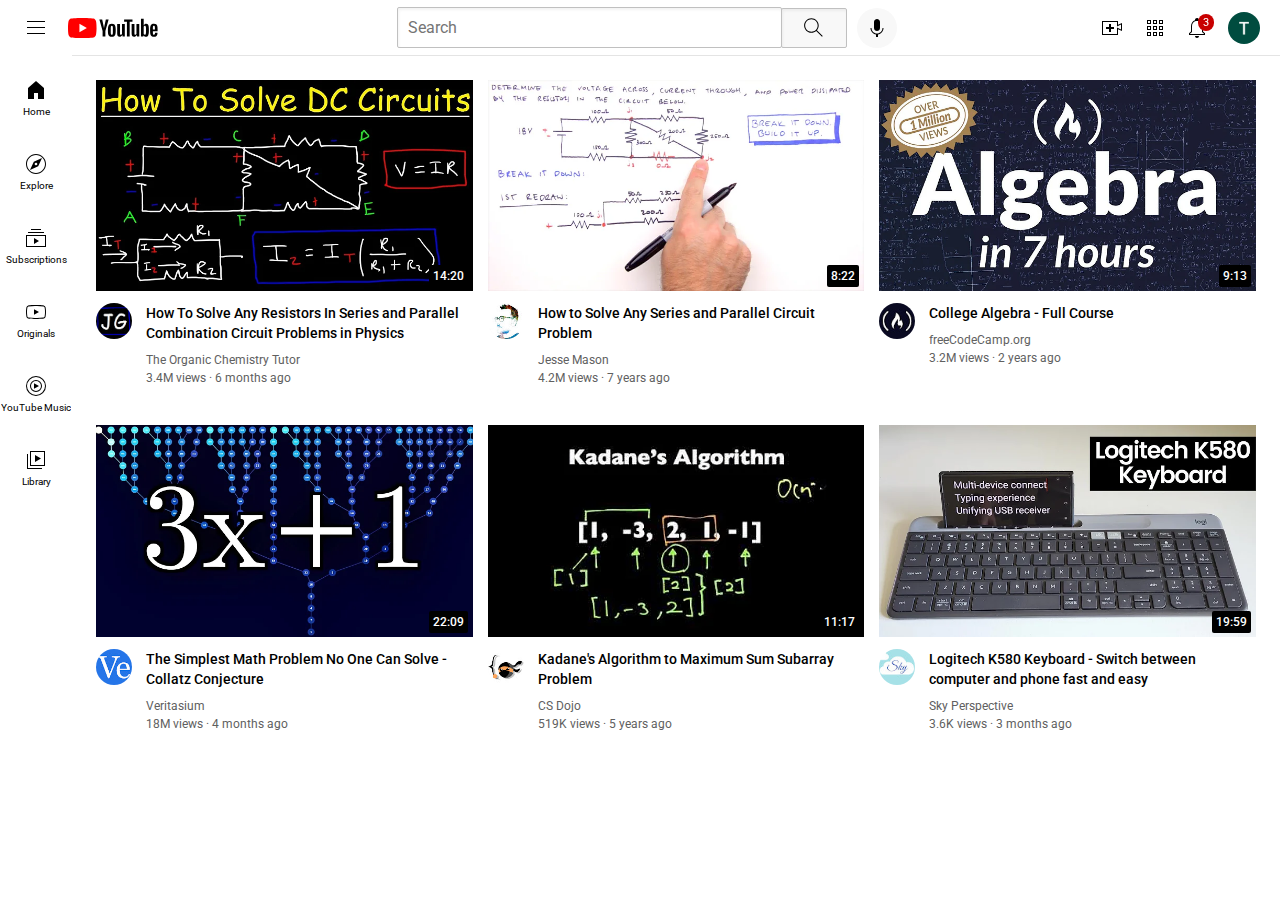
<file: index.html>
<!DOCTYPE html>
<html>
  <head>
    <title>YouTube.com Clone</title>
    <link rel="stylesheet" href="styles/video.css" />
    <link rel="stylesheet" href="styles/general.css" />
    <link rel="stylesheet" href="styles/header.css" />
    <link rel="preconnect" href="https://fonts.googleapis.com" />
    <link rel="preconnect" href="https://fonts.gstatic.com" crossorigin />
    <link rel="stylesheet" href="styles/sidebar.css">
    <link
      href="https://fonts.googleapis.com/css2?family=Montserrat:wght@400;700&family=Open+Sans:wght@400;700&family=Roboto:wght@400;500;700&display=swap"
      rel="stylesheet"
    />
    <body>
      <div class="header">
        <div class="left-section">
          <img class="hamburger-menu" src="icons/hamburger-menu.svg"></img>
          <img class="youtube-logo" src="icons/youtube-logo.svg">
        </div>
        
        <div class="middle-section">
          <input class="search-bar" type="text" placeholder="Search" />
          <button class="search-button">
            <img class='search-icon' src="icons/search.svg">
            <div class="tooltip">Search</div>
          </button>
          <button class="voice-search-button">
            <img class="voice-search-icon" src="icons/voice-search-icon.svg">
            <div class="tooltip">Search with your voice</div>
          </button>
        </div>
        <div class="right-section">
          <div class="upload-icon-container">
            <img class='upload-icon' src="icons/upload.svg">
            <div class="tooltip">Create</div>
          </div>
       

        <div class="apps-icon-container">
          <img class="apps-icon" src="icons/youtube-apps.svg">
          <div class="tooltip">YouTube Apps</div>
        </div>  
       

        <div class="notifications-icon-container">
          <div class="notifications-icon-container-for-hovering">
            <img class="notifications-icon" src="icons/notifications.svg">
            <div class="tooltip">Notifications</div>
          </div>
          <div class="notifications-count">3</div>
        </div>
        
          <img class="current-user-icon" src="icons/channel-icon.jpg">
        
        </div>
        </div>
      </div>

      <div class="sidebar">
        <div class="sidebar-link">
          <img src="sidebar-icons/home.svg">
          <p>Home</p>
        </div>
        <div class="sidebar-link">
          <img src="sidebar-icons/explore.svg">
          <p>Explore</p>
        </div>
        <div class="sidebar-link">
          <img src="sidebar-icons/subscriptions.svg">
          <p>Subscriptions</p>
        </div>
        <div class="sidebar-link">
          <img src="sidebar-icons/originals.svg">
          <p>Originals</p>
        </div>
        <div class="sidebar-link">
          <img src="sidebar-icons/youtube-music.svg">
          <p>YouTube Music</p>
        </div>
        <div class="sidebar-link">
          <img src="sidebar-icons/library.svg">
          <p>Library</p>
        </div>

      </div>

      <div class="video-grid">
        <div class="video-preview">
          <div class="thumbnail-row">
            <a href="https://www.youtube.com/watch?v=eFlJy0cPbsY">
            <img class="thumbnail" src="thumbnails/thumbnail-1.webp"/>
            </a>
            
            <div class="video-time">14:20</div>
          </div>
          <div class="video-info-grid">

            <div class="channel-picture">
              <a href="https://www.youtube.com/@TheOrganicChemistryTutor"> <img class="profile-picture" src="channel-picture/channel-1.jpeg"/></a>
            <div class="channel-picture-container">
            </div>
            </div>

            <div class="video-info">
            <a href="https://www.youtube.com/watch?v=eFlJy0cPbsY" target="-blank"> 
            <p class="video-title"> How To Solve Any Resistors In Series and Parallel Combination Circuit Problems in Physics</p>
            </a>
            <a href="https://www.youtube.com/@TheOrganicChemistryTutor" target="-blank">
            <p class="video-author">The Organic Chemistry Tutor</p>
            </a>
              <p class="video-stats">3.4M views &#183; 6 months ago</p>
            </div>

          </div>
        </div>

        <div class="video-preview">
          <div class="thumbnail-row">
            <a href="https://www.youtube.com/watch?v=-PiB2Xd3P94&t=254s">
            <img class="thumbnail" src="thumbnails/thumbnail-2.webp" />
            </a>
            
            <div class="video-time">8:22</div>
          </div>
          <div class="video-info-grid">
            <div class="channel-picture">
              <a href="https://www.youtube.com/@JesseMason">
              <img class="profile-picture" src="channel-picture/channel-2.jpeg"/>
              </a>
              
            </div>
            <div class="video-info">
              <a href="https://www.youtube.com/watch?v=-PiB2Xd3P94&t=254s" target="-blank">
              <p class="video-title">How to Solve Any Series and Parallel Circuit Problem</p>
              </a>
              <a href="https://www.youtube.com/@JesseMason" target="-blank">
              <p class="video-author">Jesse Mason</p>
              </a>
              <p class="video-stats">4.2M views &#183; 7 years ago</p>
            </div>
          </div>
        </div>

        <div class="video-preview">
          <div class="thumbnail-row">
            <a href="https://www.youtube.com/watch?v=LwCRRUa8yTU">
              <img class="thumbnail" src="thumbnails/thumbnail-3.webp" />
            </a>
            
            <div class="video-time">9:13</div>
          </div>
          <div class="video-info-grid">
            <div class="channel-picture">
              <a href="https://www.youtube.com/@freecodecamp">
              <img class="profile-picture" src="channel-picture/channel-3.jpeg"/>
              </a>
              
            </div>
            <div class="video-info">
              <a href="https://www.youtube.com/watch?v=LwCRRUa8yTU" target="-blank">
                <p class="video-title">College Algebra - Full Course</p>
              </a>
              <a href="https://www.youtube.com/@freecodecamp" target="-blank">
              <p class="video-author">freeCodeCamp.org</p>
              </a>
              <p class="video-stats">3.2M views &#183; 2 years ago</p>
            </div>
          </div>
        </div>

        <div class="video-preview">
          <div class="thumbnail-row">
            <a href="https://www.youtube.com/watch?v=094y1Z2wpJg">
              <img class="thumbnail" src="thumbnails/thumbnail-4.webp" />
            </a>
            
            <div class="video-time">22:09</div>
          </div>
          <div class="video-info-grid">
            <div class="channel-picture">
              <a href="https://www.youtube.com/@veritasium">
                <img class="profile-picture" src="channel-picture/channel-4.jpeg"/>
              </a>
             
            </div>
            <div class="video-info">
              <a href="https://www.youtube.com/watch?v=094y1Z2wpJg" target="-blank">
                <p class="video-title">The Simplest Math Problem No One Can Solve - Collatz Conjecture</p>
              </a>
             <a href="https://www.youtube.com/@veritasium" target="-blank">
            <p class="video-author">Veritasium</p>
             </a>
              
              <p class="video-stats">18M views &#183; 4 months ago</p>
            </div>
          </div>
        </div>

        <div class="video-preview">
          <div class="thumbnail-row">
            <a href="https://www.youtube.com/watch?v=86CQq3pKSUw">
              <img class="thumbnail" src="thumbnails/thumbnail-5.webp" />
            </a>
            
            <div class="video-time">11:17</div>
          </div>
          <div class="video-info-grid">
            <div class="channel-picture">
              <a href="https://www.youtube.com/@CSDojo">
                <img class="profile-picture" src="channel-picture/channel-5.jpeg"/>
              </a>
            </div>
            <div class="video-info">
              <a href="https://www.youtube.com/watch?v=86CQq3pKSUw" target="-blank">
              <p class="video-title">Kadane's Algorithm to Maximum Sum Subarray Problem</p>
              </a>
              <a href="https://www.youtube.com/@CSDojo" target="-blank">
              <p class="video-author">CS Dojo</p>
              </a>
              
              <p class="video-stats">519K views &#183; 5 years ago</p>
            </div>
          </div>
        </div>

        <div class="video-preview">
          <div class="thumbnail-row">
            <a href="https://www.youtube.com/watch?v=28s6ymQCl10">
            <img class="thumbnail" src="thumbnails/thumbnail-6.webp" />
            </a>
            
            <div class="video-time">19:59</div>
          </div>
          <div class="video-info-grid">
            <div class="channel-picture">
            <a href="https://www.youtube.com/@SkyPerspective">
              <img class="profile-picture" src="channel-picture/channel-6.jpeg"/>
            </a>
              
            </div>
            <div class="video-info">
              <a href="https://www.youtube.com/watch?v=28s6ymQCl10" target="-blank">
              <p class="video-title">Logitech K580 Keyboard - Switch between computer and phone fast and easy</p>
              </a>
              <a href="https://www.youtube.com/@SkyPerspective" target="-blank">
              <p class="video-author">Sky Perspective</p>
              </a>
              <p class="video-stats">3.6K views &#183; 3 months ago</p>
            </div>
          </div>
        </div>
      </div>
    </body>
  </head>
</html>
</file>
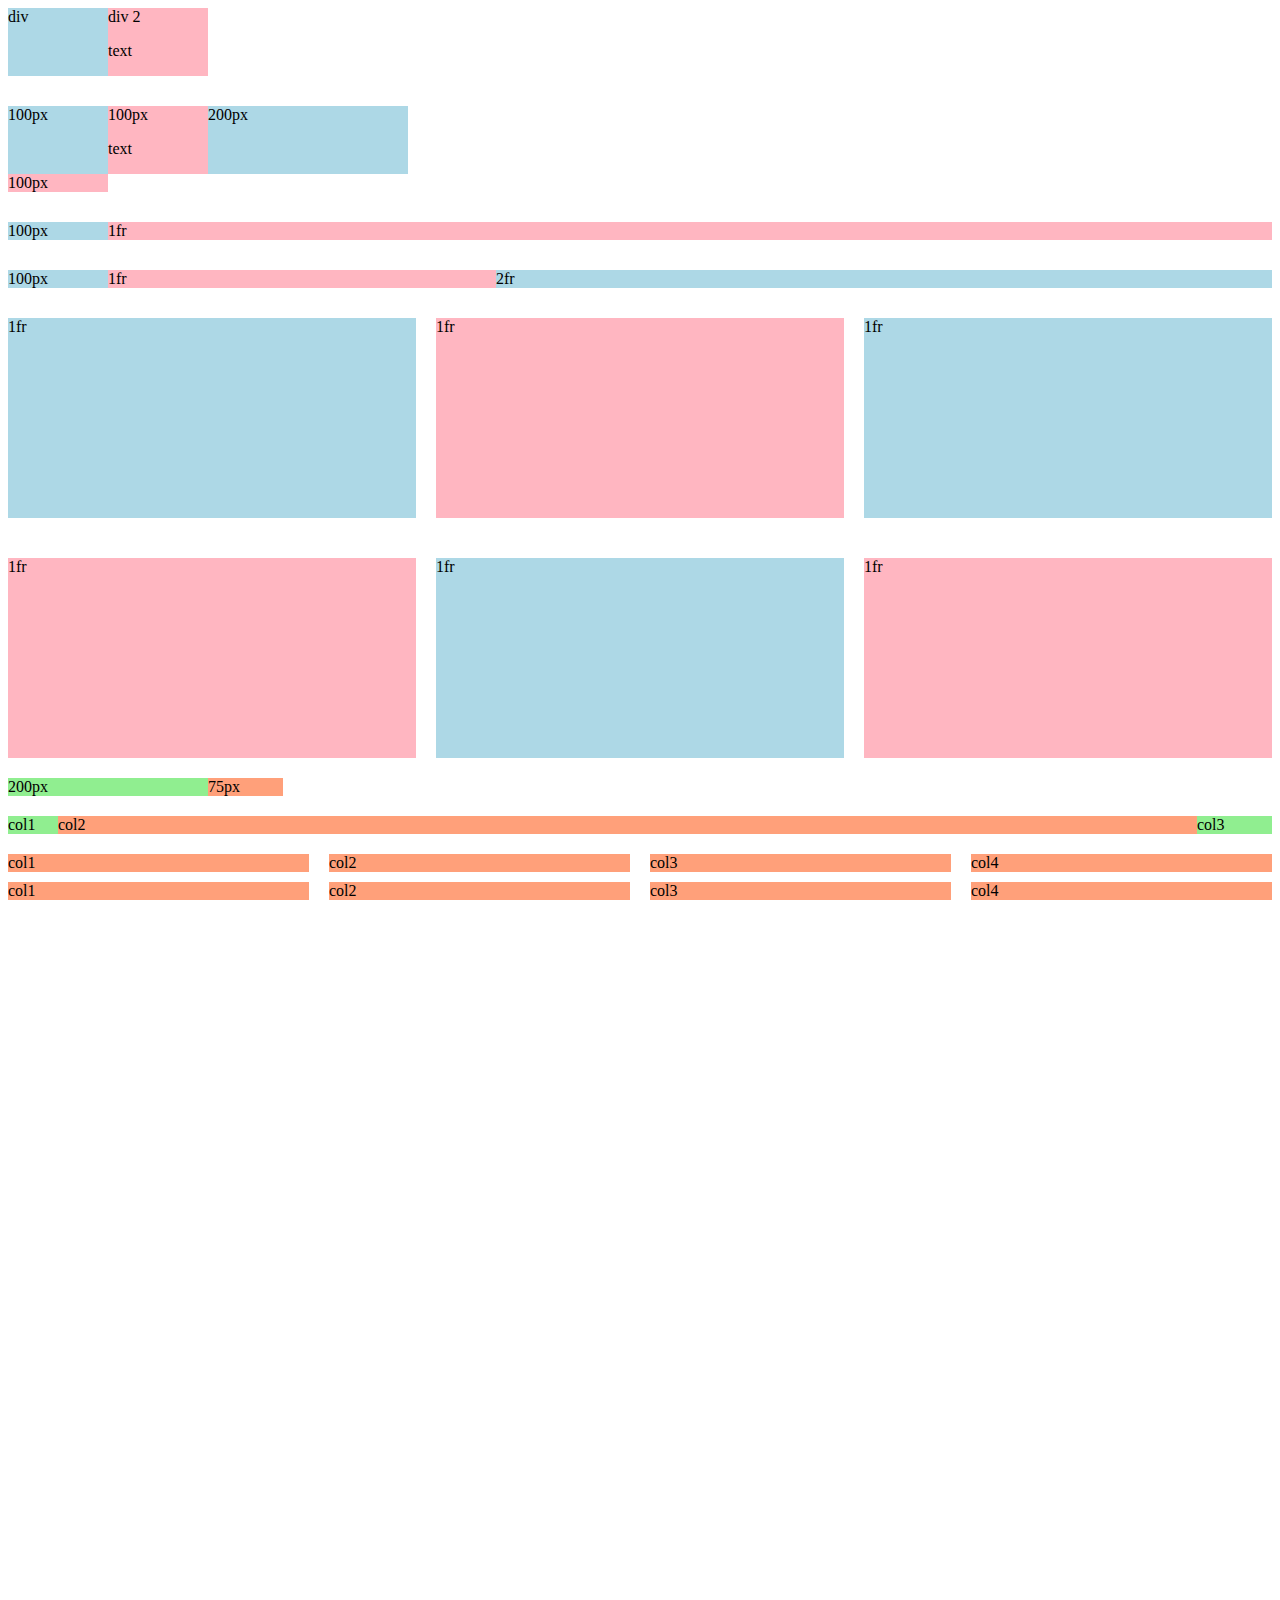
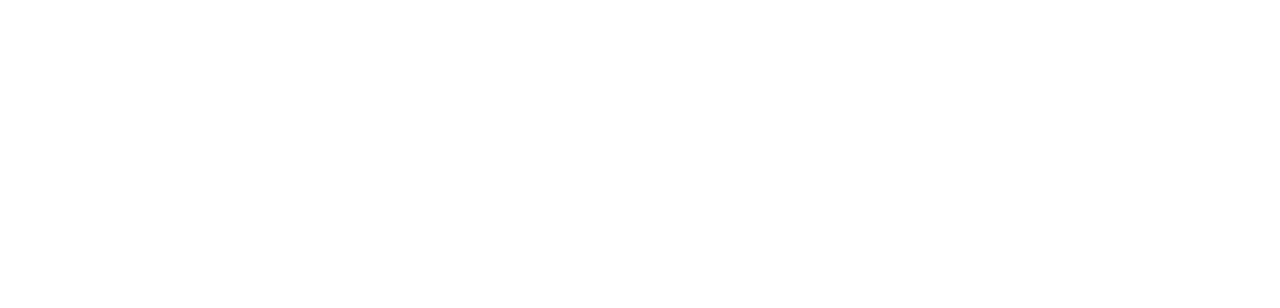
<file: grid.html>
<!DOCTYPE html>
<html>
  <head>
    <title>Grid Practice</title>
    <style>
      .a11 {
        margin-top: 20px;
        display: grid;
        grid-template-columns: 200px 75px;
        size: 20px;

      }
      .first {
        background-color: lightgreen;
      }
      .second {
        background-color:lightsalmon;
      }

      .b11 {
        margin-top: 20px;
        display: grid;
        grid-template-columns: 50px 1fr 75px;
      }
      .first-b,
      .third-b {
        background-color: lightgreen;
      }
      .second-b {
        background-color: lightsalmon;
      }
      .c11 {
        margin-top: 20px;
        display: grid;
        grid-template-columns: 1fr 1fr 1fr 1fr;
        column-gap: 20px;
        row-gap: 10px;
      }
      .color {
        background-color: lightsalmon;
      }
    </style>
  </head>
  <body style="padding-bottom: 1000px">
    <div style="display: grid; grid-template-columns: 100px 100px">
      <div style="background-color: lightblue">div</div>
      <div style="background-color: lightpink">
        div 2
        <p>text</p>
      </div>
    </div>

    <div
      style="
        margin-top: 30px;
        display: grid;
        grid-template-columns: 100px 100px 200px;
      "
    >
      <div style="background-color: lightblue">100px</div>
      <div style="background-color: lightpink">
        100px
        <p>text</p>
      </div>
      <div style="background-color: lightblue">200px</div>
      <div style="background-color: lightpink">100px</div>
    </div>

    <div
      style="margin-top: 30px; display: grid; grid-template-columns: 100px 1fr"
    >
      <div style="background-color: lightblue">100px</div>
      <div style="background-color: lightpink">1fr</div>
    </div>

    <div
      style="
        margin-top: 30px;
        display: grid;
        grid-template-columns: 100px 1fr 2fr;
      "
    >
      <div style="background-color: lightblue">100px</div>
      <div style="background-color: lightpink">1fr</div>
      <div style="background-color: lightblue">2fr</div>
    </div>

    <div
      style="
        margin-top: 30px;
        display: grid;
        grid-template-columns: 1fr 1fr 1fr;
        column-gap: 20px;
        row-gap: 40px; ;
      "
    >
      <div style="background-color: lightblue; height: 200px">1fr</div>
      <div style="background-color: lightpink; height: 200px">1fr</div>
      <div style="background-color: lightblue; height: 200px">1fr</div>
      <div style="background-color: lightpink; height: 200px">1fr</div>
      <div style="background-color: lightblue; height: 200px">1fr</div>
      <div style="background-color: lightpink; height: 200px">1fr</div>
    </div>
    <div class="a11">
      <div class="first">200px</div>
      <div class="second">75px</div>
    </div>
    <div class="b11">
      <div class="first-b">col1</div>
      <div class="second-b">col2</div>
      <div class="third-b">col3</div>
    </div>

    <div class="c11">
      <div class="color">col1</div>
      <div class="color">col2</div>
      <div class="color">col3</div>
      <div class="color">col4</div>
      <div class="color">col1</div>
      <div class="color">col2</div>
      <div class="color">col3</div>
      <div class="color">col4</div>
    </div>
  </body>
</html>
</file>
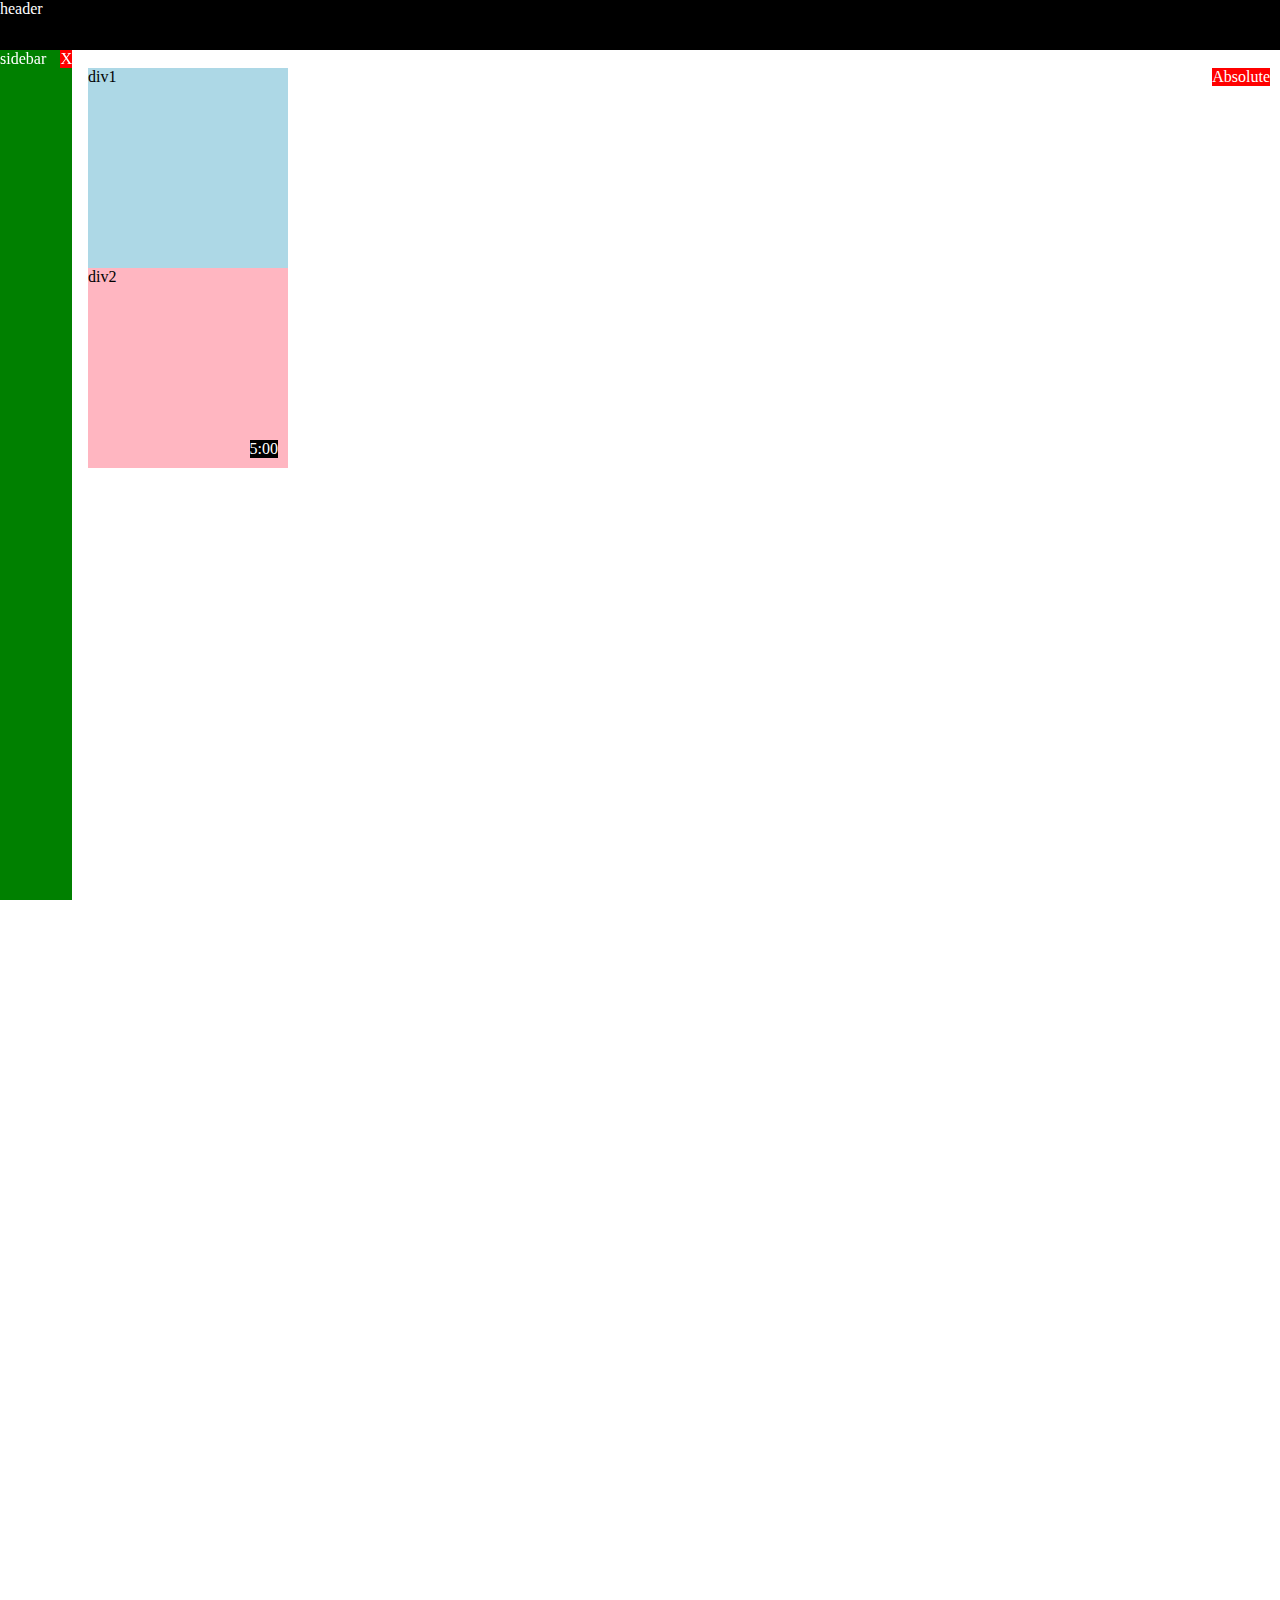
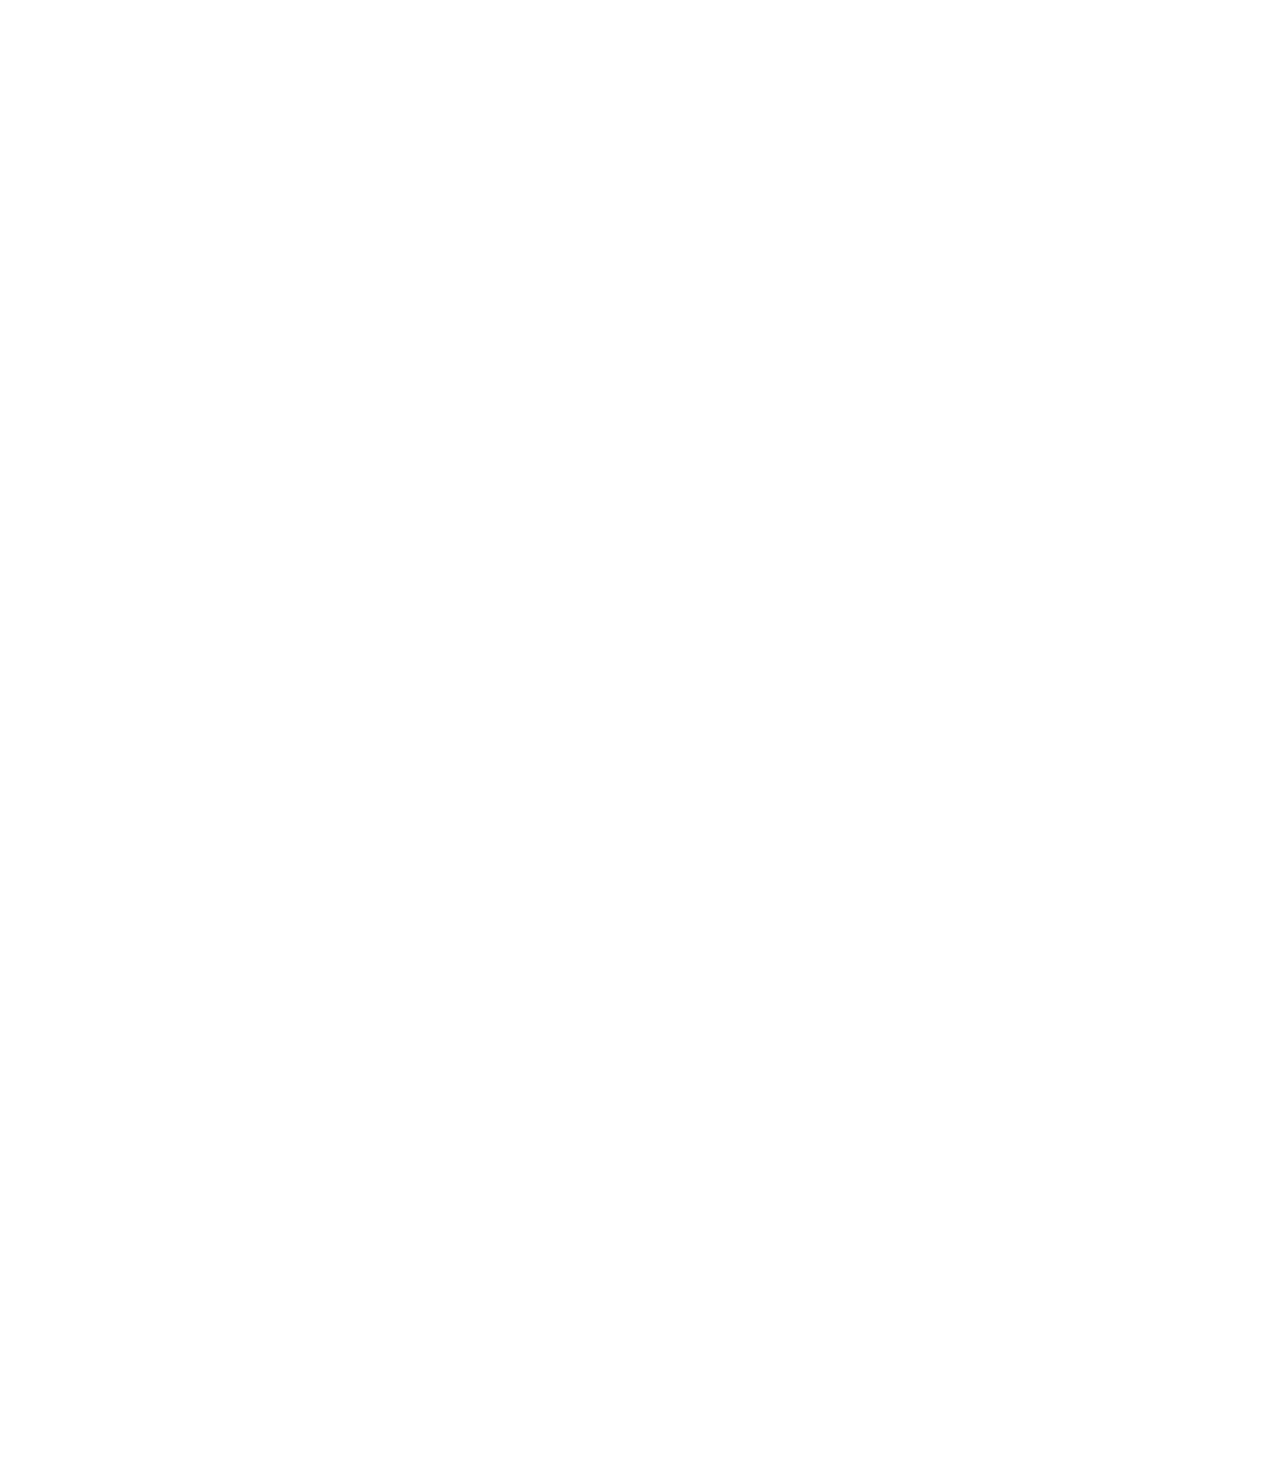
<file: position.html>
<!DOCTYPE html>
<html>
    <head>
        <title>Position Practice</title>
        <body style="
        height: 3000px;
        padding-top: 60px;
        padding-left: 80px;">
            <div style=" background-color: black; 
            color:white;
            position:fixed;
            top:0;
            bottom:0;
            left:0;
            right:0;
            height:50px;
            z-index:1;"
            >header</div>

            <div style="
            background-color: green;
            color:white;
            position:fixed;
            left:0;
            bottom:0;
            top:50px;
            width: 72px;
            ">
                sidebar
            <div style="position:absolute;
            background-color:red;
            color:white;
            top:0px;
            right:0px;">X</div>
            </div>


<div style="position:absolute;
            background-color:red;
            color:white;
            top:60;
            right:10px;">Absolute</div>



<div style="background-color: lightblue; 
            height: 200px; 
            width:200px;"
            >div1</div>
<div style="background-color: lightpink;
            height:200px;
            width:200px;
            position:relative;"
            >div2
            <div style="position:absolute;
            background-color:black;
            color:white;
           bottom:10px;
           right:10px;
            ">5:00</div></div>
        </body>
    </head>
</html>
</file>
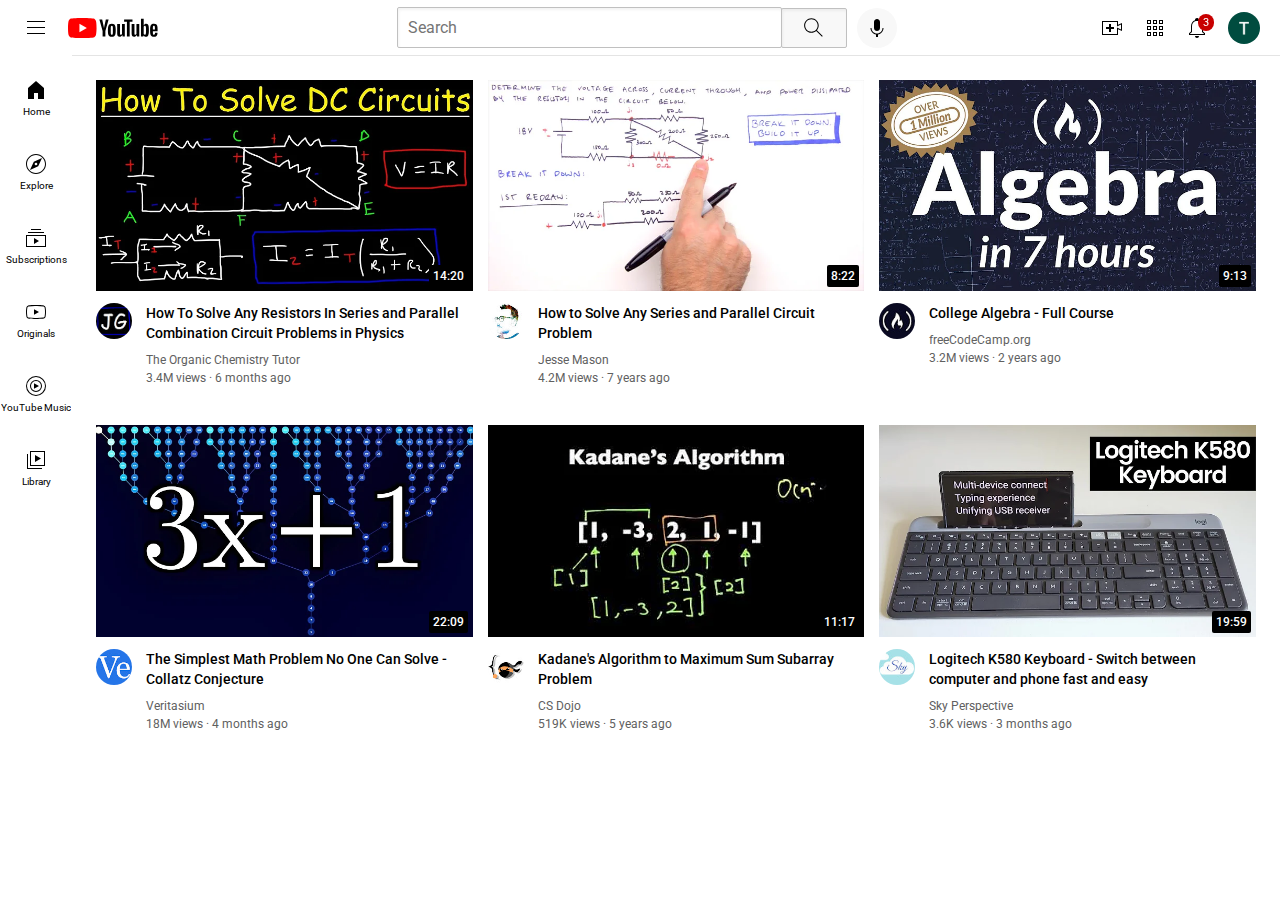
<file: youtube.html>
<!DOCTYPE html>
<html>
  <head>
    <title>YouTube.com Clone</title>
    <link rel="stylesheet" href="styles/video.css" />
    <link rel="stylesheet" href="styles/general.css" />
    <link rel="stylesheet" href="styles/header.css" />
    <link rel="preconnect" href="https://fonts.googleapis.com" />
    <link rel="preconnect" href="https://fonts.gstatic.com" crossorigin />
    <link rel="stylesheet" href="styles/sidebar.css">
    <link
      href="https://fonts.googleapis.com/css2?family=Montserrat:wght@400;700&family=Open+Sans:wght@400;700&family=Roboto:wght@400;500;700&display=swap"
      rel="stylesheet"
    />
    <body>
      <div class="header">
        <div class="left-section">
          <img class="hamburger-menu" src="/icons/hamburger-menu.svg"></img>
          <img class="youtube-logo" src="/icons/youtube-logo.svg">
        </div>
        
        <div class="middle-section">
          <input class="search-bar" type="text" placeholder="Search" />
          <button class="search-button">
            <img class='search-icon' src="/icons/search.svg">
            <div class="tooltip">Search</div>
          </button>
          <button class="voice-search-button">
            <img class="voice-search-icon" src="/icons/voice-search-icon.svg">
            <div class="tooltip">Search with your voice</div>
          </button>
        </div>
        <div class="right-section">
          <div class="upload-icon-container">
            <img class='upload-icon' src="/icons/upload.svg">
            <div class="tooltip">Create</div>
          </div>
       

        <div class="apps-icon-container">
          <img class="apps-icon" src="/icons/youtube-apps.svg">
          <div class="tooltip">YouTube Apps</div>
        </div>  
       

        <div class="notifications-icon-container">
          <div class="notifications-icon-container-for-hovering">
            <img class="notifications-icon" src="/icons/notifications.svg">
            <div class="tooltip">Notifications</div>
          </div>
          <div class="notifications-count">3</div>
        </div>
        
          <img class="current-user-icon" src="/icons/channel-icon.jpg">
        
        </div>
        </div>
      </div>

      <div class="sidebar">
        <div class="sidebar-link">
          <img src="/sidebar-icons/home.svg">
          <p>Home</p>
        </div>
        <div class="sidebar-link">
          <img src="/sidebar-icons/explore.svg">
          <p>Explore</p>
        </div>
        <div class="sidebar-link">
          <img src="/sidebar-icons/subscriptions.svg">
          <p>Subscriptions</p>
        </div>
        <div class="sidebar-link">
          <img src="/sidebar-icons/originals.svg">
          <p>Originals</p>
        </div>
        <div class="sidebar-link">
          <img src="/sidebar-icons/youtube-music.svg">
          <p>YouTube Music</p>
        </div>
        <div class="sidebar-link">
          <img src="/sidebar-icons/library.svg">
          <p>Library</p>
        </div>

      </div>

      <div class="video-grid">
        <div class="video-preview">
          <div class="thumbnail-row">
            <a href="https://www.youtube.com/watch?v=eFlJy0cPbsY">
            <img class="thumbnail" src="thumbnails/thumbnail-1.webp"/>
            </a>
            
            <div class="video-time">14:20</div>
          </div>
          <div class="video-info-grid">

            <div class="channel-picture">
              <a href="https://www.youtube.com/@TheOrganicChemistryTutor"> <img class="profile-picture" src="channel-picture/channel-1.jpeg"/></a>
            <div class="channel-picture-container">
            </div>
            </div>

            <div class="video-info">
            <a href="https://www.youtube.com/watch?v=eFlJy0cPbsY" target="-blank"> 
            <p class="video-title"> How To Solve Any Resistors In Series and Parallel Combination Circuit Problems in Physics</p>
            </a>
            <a href="https://www.youtube.com/@TheOrganicChemistryTutor" target="-blank">
            <p class="video-author">The Organic Chemistry Tutor</p>
            </a>
              <p class="video-stats">3.4M views &#183; 6 months ago</p>
            </div>

          </div>
        </div>

        <div class="video-preview">
          <div class="thumbnail-row">
            <a href="https://www.youtube.com/watch?v=-PiB2Xd3P94&t=254s">
            <img class="thumbnail" src="thumbnails/thumbnail-2.webp" />
            </a>
            
            <div class="video-time">8:22</div>
          </div>
          <div class="video-info-grid">
            <div class="channel-picture">
              <a href="https://www.youtube.com/@JesseMason">
              <img class="profile-picture" src="channel-picture/channel-2.jpeg"/>
              </a>
              
            </div>
            <div class="video-info">
              <a href="https://www.youtube.com/watch?v=-PiB2Xd3P94&t=254s" target="-blank">
              <p class="video-title">How to Solve Any Series and Parallel Circuit Problem</p>
              </a>
              <a href="https://www.youtube.com/@JesseMason" target="-blank">
              <p class="video-author">Jesse Mason</p>
              </a>
              <p class="video-stats">4.2M views &#183; 7 years ago</p>
            </div>
          </div>
        </div>

        <div class="video-preview">
          <div class="thumbnail-row">
            <a href="https://www.youtube.com/watch?v=LwCRRUa8yTU">
              <img class="thumbnail" src="thumbnails/thumbnail-3.webp" />
            </a>
            
            <div class="video-time">9:13</div>
          </div>
          <div class="video-info-grid">
            <div class="channel-picture">
              <a href="https://www.youtube.com/@freecodecamp">
              <img class="profile-picture" src="channel-picture/channel-3.jpeg"/>
              </a>
              
            </div>
            <div class="video-info">
              <a href="https://www.youtube.com/watch?v=LwCRRUa8yTU" target="-blank">
                <p class="video-title">College Algebra - Full Course</p>
              </a>
              <a href="https://www.youtube.com/@freecodecamp" target="-blank">
              <p class="video-author">freeCodeCamp.org</p>
              </a>
              <p class="video-stats">3.2M views &#183; 2 years ago</p>
            </div>
          </div>
        </div>

        <div class="video-preview">
          <div class="thumbnail-row">
            <a href="https://www.youtube.com/watch?v=094y1Z2wpJg">
              <img class="thumbnail" src="thumbnails/thumbnail-4.webp" />
            </a>
            
            <div class="video-time">22:09</div>
          </div>
          <div class="video-info-grid">
            <div class="channel-picture">
              <a href="https://www.youtube.com/@veritasium">
                <img class="profile-picture" src="channel-picture/channel-4.jpeg"/>
              </a>
             
            </div>
            <div class="video-info">
              <a href="https://www.youtube.com/watch?v=094y1Z2wpJg" target="-blank">
                <p class="video-title">The Simplest Math Problem No One Can Solve - Collatz Conjecture</p>
              </a>
             <a href="https://www.youtube.com/@veritasium" target="-blank">
            <p class="video-author">Veritasium</p>
             </a>
              
              <p class="video-stats">18M views &#183; 4 months ago</p>
            </div>
          </div>
        </div>

        <div class="video-preview">
          <div class="thumbnail-row">
            <a href="https://www.youtube.com/watch?v=86CQq3pKSUw">
              <img class="thumbnail" src="thumbnails/thumbnail-5.webp" />
            </a>
            
            <div class="video-time">11:17</div>
          </div>
          <div class="video-info-grid">
            <div class="channel-picture">
              <a href="https://www.youtube.com/@CSDojo">
                <img class="profile-picture" src="channel-picture/channel-5.jpeg"/>
              </a>
            </div>
            <div class="video-info">
              <a href="https://www.youtube.com/watch?v=86CQq3pKSUw" target="-blank">
              <p class="video-title">Kadane's Algorithm to Maximum Sum Subarray Problem</p>
              </a>
              <a href="https://www.youtube.com/@CSDojo" target="-blank">
              <p class="video-author">CS Dojo</p>
              </a>
              
              <p class="video-stats">519K views &#183; 5 years ago</p>
            </div>
          </div>
        </div>

        <div class="video-preview">
          <div class="thumbnail-row">
            <a href="https://www.youtube.com/watch?v=28s6ymQCl10">
            <img class="thumbnail" src="thumbnails/thumbnail-6.webp" />
            </a>
            
            <div class="video-time">19:59</div>
          </div>
          <div class="video-info-grid">
            <div class="channel-picture">
            <a href="https://www.youtube.com/@SkyPerspective">
              <img class="profile-picture" src="channel-picture/channel-6.jpeg"/>
            </a>
              
            </div>
            <div class="video-info">
              <a href="https://www.youtube.com/watch?v=28s6ymQCl10" target="-blank">
              <p class="video-title">Logitech K580 Keyboard - Switch between computer and phone fast and easy</p>
              </a>
              <a href="https://www.youtube.com/@SkyPerspective" target="-blank">
              <p class="video-author">Sky Perspective</p>
              </a>
              <p class="video-stats">3.6K views &#183; 3 months ago</p>
            </div>
          </div>
        </div>
      </div>
    </body>
  </head>
</html>
</file>
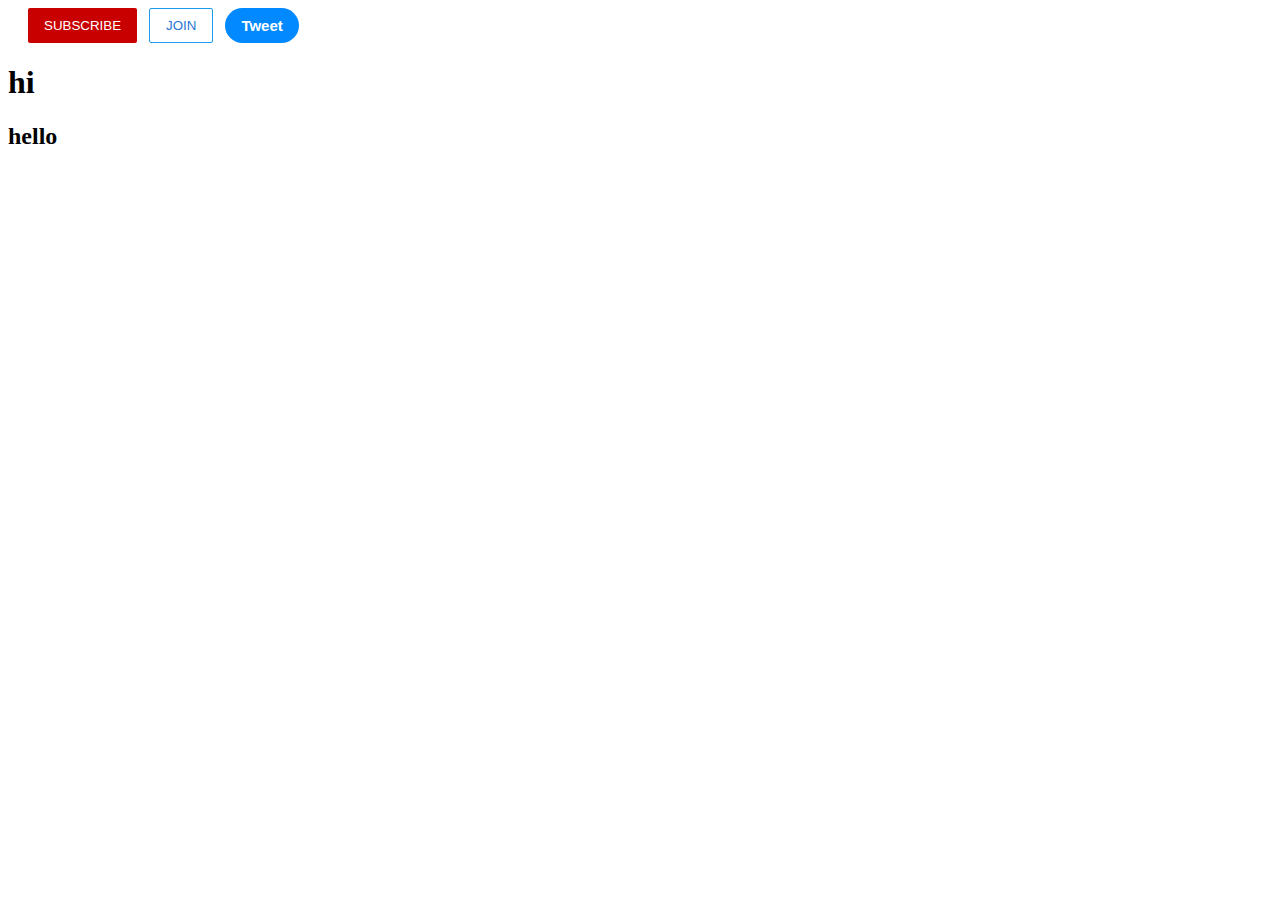
<file: intro-to-html/buttons.html>
<!DOCTYPE html>
<html>
  <head>
    <title>Buttons Practice</title>
    <link rel="stylesheet" href="styles/buttons.css" />
    <body>
      <button class="subscribe-button">SUBSCRIBE</button>
      <button class="join-button">JOIN</button>
      <button class="tweet-button">Tweet</button>
      <h1>hi</h1>
      <h2>hello</h2>
    </body>
  </head>
</html>
</file>
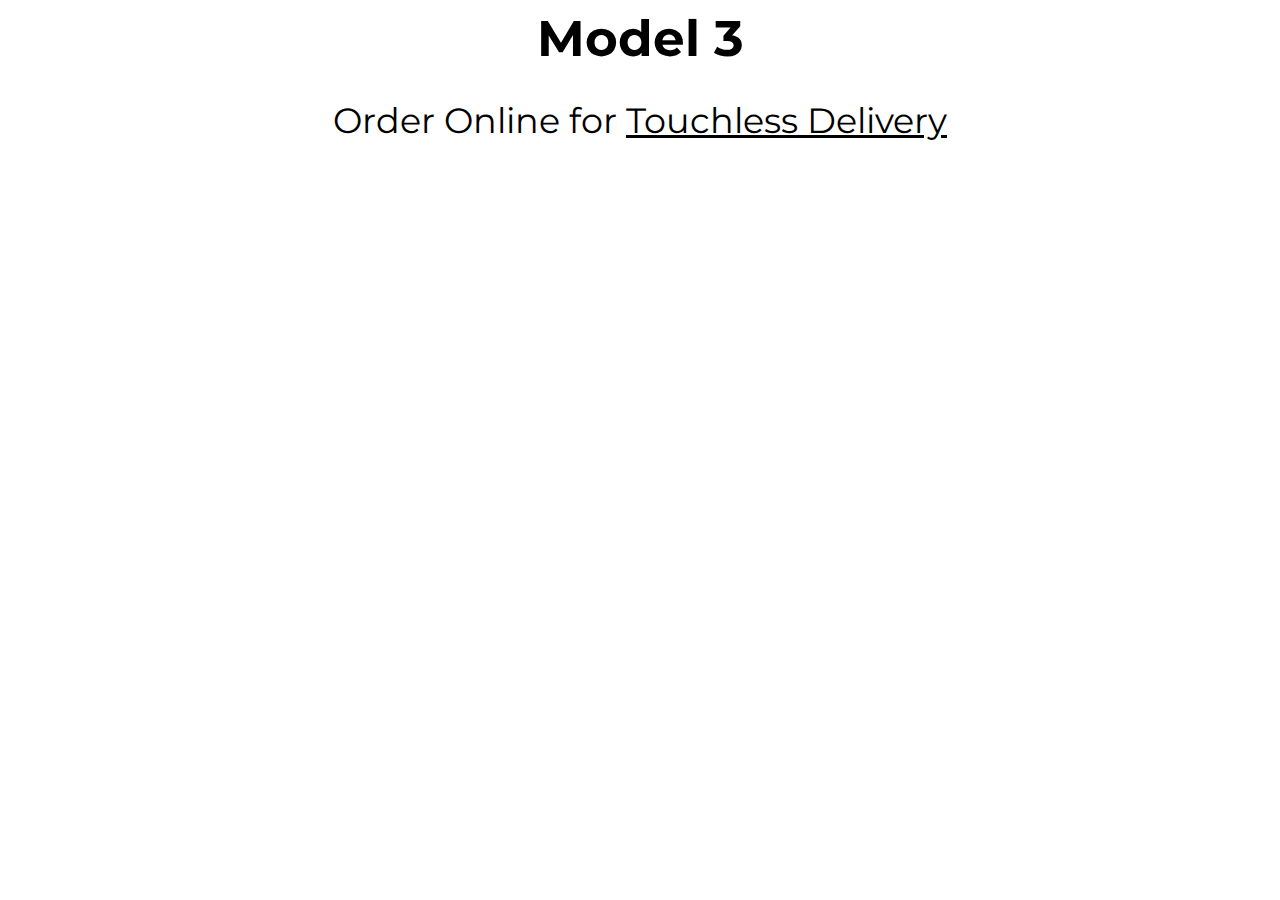
<file: intro-to-html/model.html>
<!DOCTYPE html>
<html>
  <head>
    <title>Model 3</title>
    <link rel="preconnect" href="https://fonts.googleapis.com" />
    <link rel="preconnect" href="https://fonts.gstatic.com" crossorigin />
    <link
      href="https://fonts.googleapis.com/css2?family=Montserrat:wght@400;700&family=Roboto:wght@400;700&display=swap"
      rel="stylesheet"
    />

    <link rel="stylesheet" href="styles/model.css" />
    <body>
      <p class="title">Model 3</p>
      <p class="body">
        Order Online for <span class="condition">Touchless Delivery</span>
      </p>
    </body>
  </head>
</html>
</file>
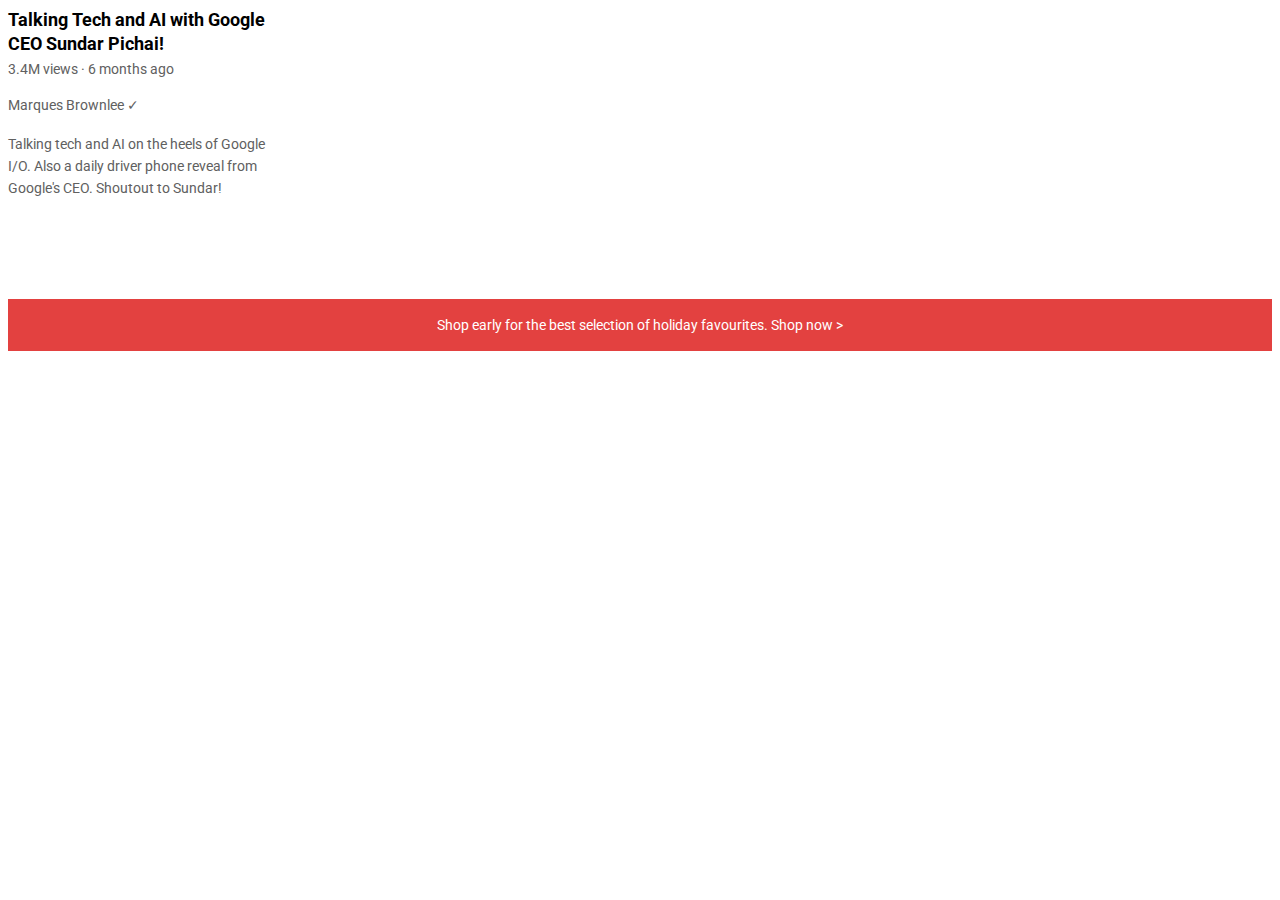
<file: intro-to-html/text.html>
<!DOCTYPE html>
<html>
  <head>
    <title>Text Practice</title>
    <link rel="preconnect" href="https://fonts.googleapis.com" />
    <link rel="preconnect" href="https://fonts.gstatic.com" crossorigin />
    <link
      href="https://fonts.googleapis.com/css2?family=Roboto:wght@400;700&display=swap"
      rel="stylesheet"
    />

    <link rel="stylesheet" href="styles/text.css" />

    <body>
      <p class="video-title">
        Talking Tech and AI with Google CEO Sundar Pichai!
      </p>
      <p class="video-stats">3.4M views &#183; 6 months ago</p>
      <p class="video-author">Marques Brownlee &#10003;</p>
      <p class="video-discription">
        Talking tech and AI on the heels of Google I/O. Also a daily driver
        phone reveal from Google's CEO. Shoutout to Sundar!
      </p>
      <p class="apple-text">
        Shop early for the best selection of holiday favourites.
        <span class="shop-link">Shop now &#62;</span>
      </p>
    </body>
  </head>
</html>
</file>
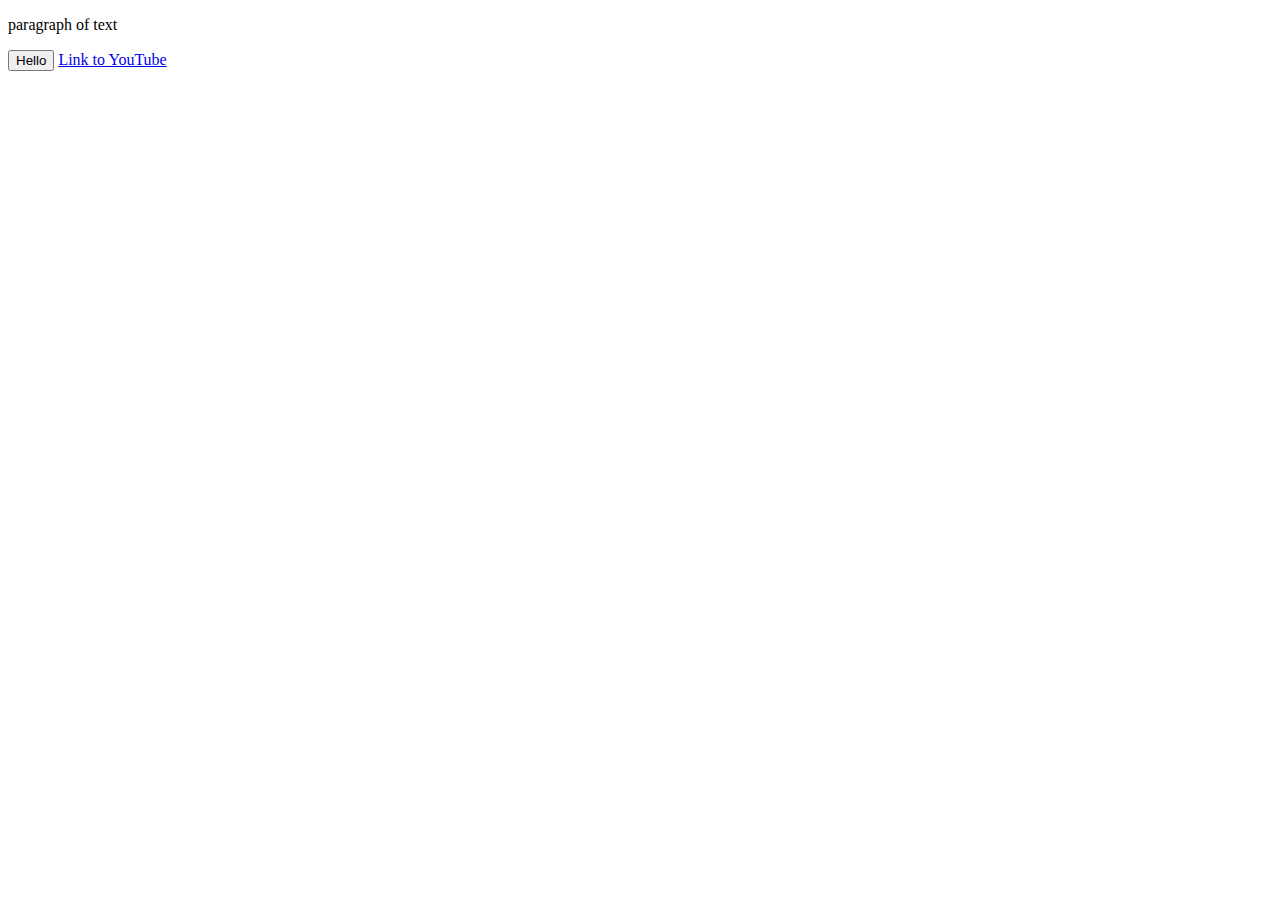
<file: intro-to-html/website.html>
<!DOCTYPE html>
<html>
  <head>
    <title>First Website</title>
    <body>
      <p>paragraph of text</p>
      <button>Hello</button>
      <a href="https://www.youtube.com/" target="_blank">Link to YouTube</a>
    </body>
  </head>
</html>
</file>
<file: styles/video.css>
.thumbnail {
  width: 100%;
}

.video-title {
  margin-top: 0px;
  font-size: 14px;
  font-weight: 500;
  line-height: 20px;
  margin-bottom: 10px;
}

.video-info-grid {
  display: grid;
  grid-template-columns: 50px 1fr;
}

.profile-picture {
  width: 36px;
  border-radius: 50px;
}
.thumbnail-row {
  margin-bottom: 8px;
  position:relative;
}
.video-author,
.video-stats {
  font-size: 12px;
  color: rgb(96, 96, 96);
}
.video-author {
  margin-bottom: 4px;
}
.video-grid {
  display: grid;
  grid-template-columns: 1fr 1fr 1fr;
  column-gap: 15px;
  row-gap: 40px;
}

@media(max-width:600px){
.video-grid{
  grid-template-columns: 1fr 1fr;

}


}



.video-time{
background-color: black;
color:white;
position:absolute;
bottom:8px;
right:5px;
font-family: roboto, arial;
font-size:12px;
font-weight: 500;
padding-left:4px;
padding-right:4px;
padding-top:4px;
padding-bottom:4px;
border-radius: 2px;;
}
</file>
<file: styles/general.css>
p {
  font-family: roboto, arial;
  margin-top: 0;
  margin-bottom: 0;
}

body {
  margin: 0;
  padding-top:80px;
  padding-left: 96px;
  padding-right:24px;
}
a{
  color: inherit;
  text-decoration: none;
}
</file>
<file: styles/header.css>
.header {

  height: 55px;
  display: flex;
  flex-direction: row;
  justify-content: space-between;
  position:fixed;
  top:0;
  right:0;
  left:0;
  z-index:100;
  background-color: white;
border-bottom-width:1px;
border-bottom-style: solid;
border-bottom-color:rgb(228,228, 228)


}

.left-section {
  display: flex;
  align-items: center;
}

.middle-section {
  flex: 1;
  margin-left: 70px;
  margin-right: 35px;
  max-width: 500px;
  display: flex;
  align-items: center;
}
.right-section {
  width: 180px;
  display: flex;
  align-items: center;
  justify-content: space-between;
  flex-shrink: 0;
}

.hamburger-menu{
  height: 24px;
  margin-left: 24px;
  margin-right:20px;
  cursor:pointer;
}

.youtube-logo{
  height: 20px;
  cursor: pointer;
}

.search-bar{
flex:1;
height: 36.5px;
padding-left: 10px;
font-size: 16px;
border-style: solid;
border-width:1px;
border-color: rgb(192, 192, 192);
border-radius: 2px;
box-shadow: inset 1px 2px 3px rgba(0,0,0,0.05);
width:0;
}

.search-bar::placeholder{
  font-family: Roboto, arial;
  font-size: 16px;
}

.search-button{
height: 40px;
width:66px;
background-color: #f8f8f8;
border-width: 1px;
border-style: solid;
border-color: rgb(192, 192, 192);
border-radius: 2px;
box-shadow: inset 1px 2px 3px rgba(0,0,0,0.05);
margin-left: -1px;
margin-right: 10px;
cursor: pointer;
}

.search-button, 
.voice-search-button,
.upload-icon-container,
.apps-icon-container,
.notifications-icon-container-for-hovering{
display: flex;
position:relative;
justify-content: center;
align-items: center;
cursor:pointer;
}


.search-button .tooltip,
.voice-search-button .tooltip,
.upload-icon-container .tooltip,
.apps-icon-container .tooltip,
.notifications-icon-container-for-hovering .tooltip{
  font-family: roboto, arial;
  position:absolute;
  background-color: gray;
  color:white;
  padding: 4px 8px 4px 8px;
  border-radius:2px;
  font-size:12px;
  bottom:-30px;
  opacity:0;
  transition: opacity 0.15s;
  pointer-events: none;
  white-space: nowrap;
}

.search-button:hover .tooltip,
.voice-search-button:hover .tooltip,
.upload-icon-container:hover .tooltip,
.apps-icon-container:hover .tooltip,
.notifications-icon-container-for-hovering:hover .tooltip
{
  opacity:1;
} 
  
.search-icon{
  height: 25px; 
}

.voice-search-button{
height:40px;
width: 40px;
border-radius: 20px;
border: none;
background-color: #f8f8f8;
}

.voice-search-icon{
height: 24px;
}

.upload-icon, .apps-icon, .notifications-icon
{
  height: 24px;
}

.notifications-icon-container{
position:relative;
}

.notifications-count{
position:absolute;
top:-2px;
right:-5px;;
background-color: rgb(200,0,0);
color:white;
font-family:roboto, arial;
font-size:11px;
padding-left:5px;
padding-right:5px;
padding-top:2px;
padding-bottom:2px;
border-radius:10px;

}

.current-user-icon{
  height: 32px;
  border-radius: 16px;
  margin-right: 20px;
}
</file>
<file: styles/sidebar.css>
.sidebar{
position:fixed;
left:0;
bottom:0;
top:55px;
background-color: white;
width:72px;
z-index:200;
padding-top:5px;
}

.sidebar-link{
height:74px;
font-family: roboto, arial;
font-size:10px;
display:flex;
flex-direction: column;
justify-content: center;
align-items: center;
cursor: pointer;
}

.sidebar-link:hover{
    background-color: rgb(235, 235, 235);;
}

.sidebar-link img{
height:24px;
margin-bottom:4px;
}
</file>
<file: intro-to-html/styles/buttons.css>
.subscribe-button {
  background-color: rgb(200, 0, 0);
  color: white;
  border: none;
  border-radius: 2px;
  cursor: pointer;
  margin-right: 8px;
  margin-left: 20px;
  padding-top: 10px;
  padding-bottom: 10px;
  padding-left: 16px;
  padding-right: 16px;
  transition: opacity 0.15s;
  vertical-align: top;
}
.subscribe-button:hover {
  opacity: 0.8;
}
.subscribe-button:active {
  opacity: 0.5;
}
.join-button {
  background-color: white;
  border-color: #1d9bf0;
  border-style: solid;
  border-width: 1px;
  color: rgb(41, 118, 211);
  padding-top: 9px;
  padding-bottom: 9px;
  padding-left: 16px;
  padding-right: 16px;
  border-radius: 2px;
  cursor: pointer;
  margin-right: 8px;
  transition: background-color 0.15s, color 0.15s;
}

.join-button:hover {
  background-color: rgb(41, 118, 211);
  color: white;
}
.join-button:active {
  opacity: 0.7;
}

.tweet-button {
  background-color: rgb(2, 137, 255);
  color: white;
  border: none;
  border-radius: 18px;
  padding-top: 9px;
  padding-bottom: 9px;
  padding-left: 16px;
  padding-right: 16px;
  vertical-align: top;
  font-weight: bold;
  font-size: 15px;
  cursor: pointer;
  transition: box-shadow 0.15s;
}
.tweet-button:hover {
  box-shadow: 5px 5px 10px rgba(0, 0, 0, 0.15);
}
</file>
<file: intro-to-html/styles/model.css>
p {
  font-family: montserrat;
  text-align: center;
  margin-top: 0;
  margin-bottom: 0;
}
.title {
  font-size: 50px;
  font-weight: bold;
  margin-bottom: 30px;
}
.condition {
  text-decoration: underline;
  cursor: pointer;
}
.body {
  font-size: 35px;
}
</file>
<file: intro-to-html/styles/text.css>
p {
  font-family: roboto;
  margin-top: 0;
  margin-bottom: 0;
}
.video-title {
  font-weight: bold;
  font-size: 18px;
  width: 280px;
  line-height: 24px;
  margin-bottom: 5px;
}

.video-stats {
  font-size: 14px;
  color: #606060;
  margin-bottom: 20px;
}

.video-author {
  color: #606060;
  font-size: 14px;
  margin-bottom: 20px;
}

.video-discription {
  font-size: 14px;
  color: #606060;
  width: 280px;
  line-height: 22px;
  margin-bottom: 100px;
}

.apple-text {
  margin-bottom: 50px;
  font-size: 14px;
  background-color: rgb(227, 65, 64);
  color: white;
  text-align: center;
  padding-top: 18px;
  padding-bottom: 18px;
}

.shop-link:hover {
  text-decoration: underline;
  cursor: pointer;
}
</file>
